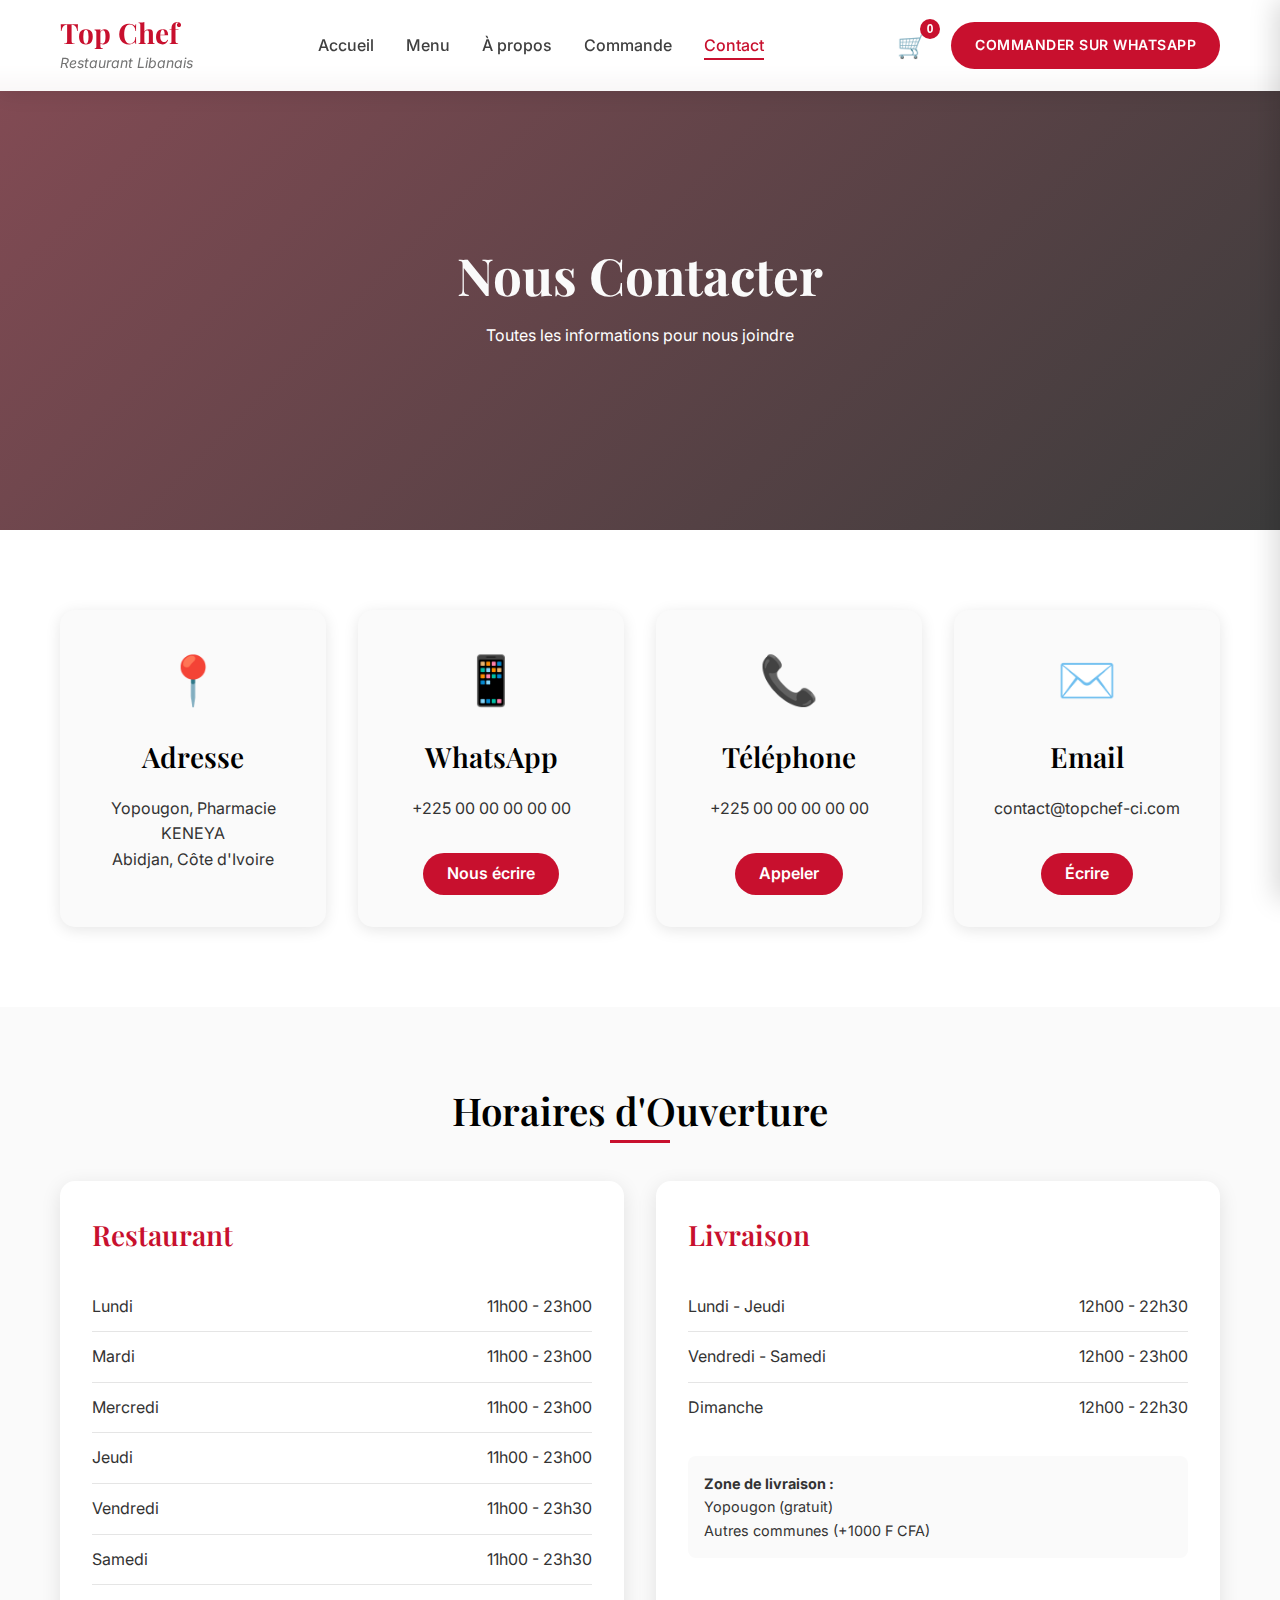
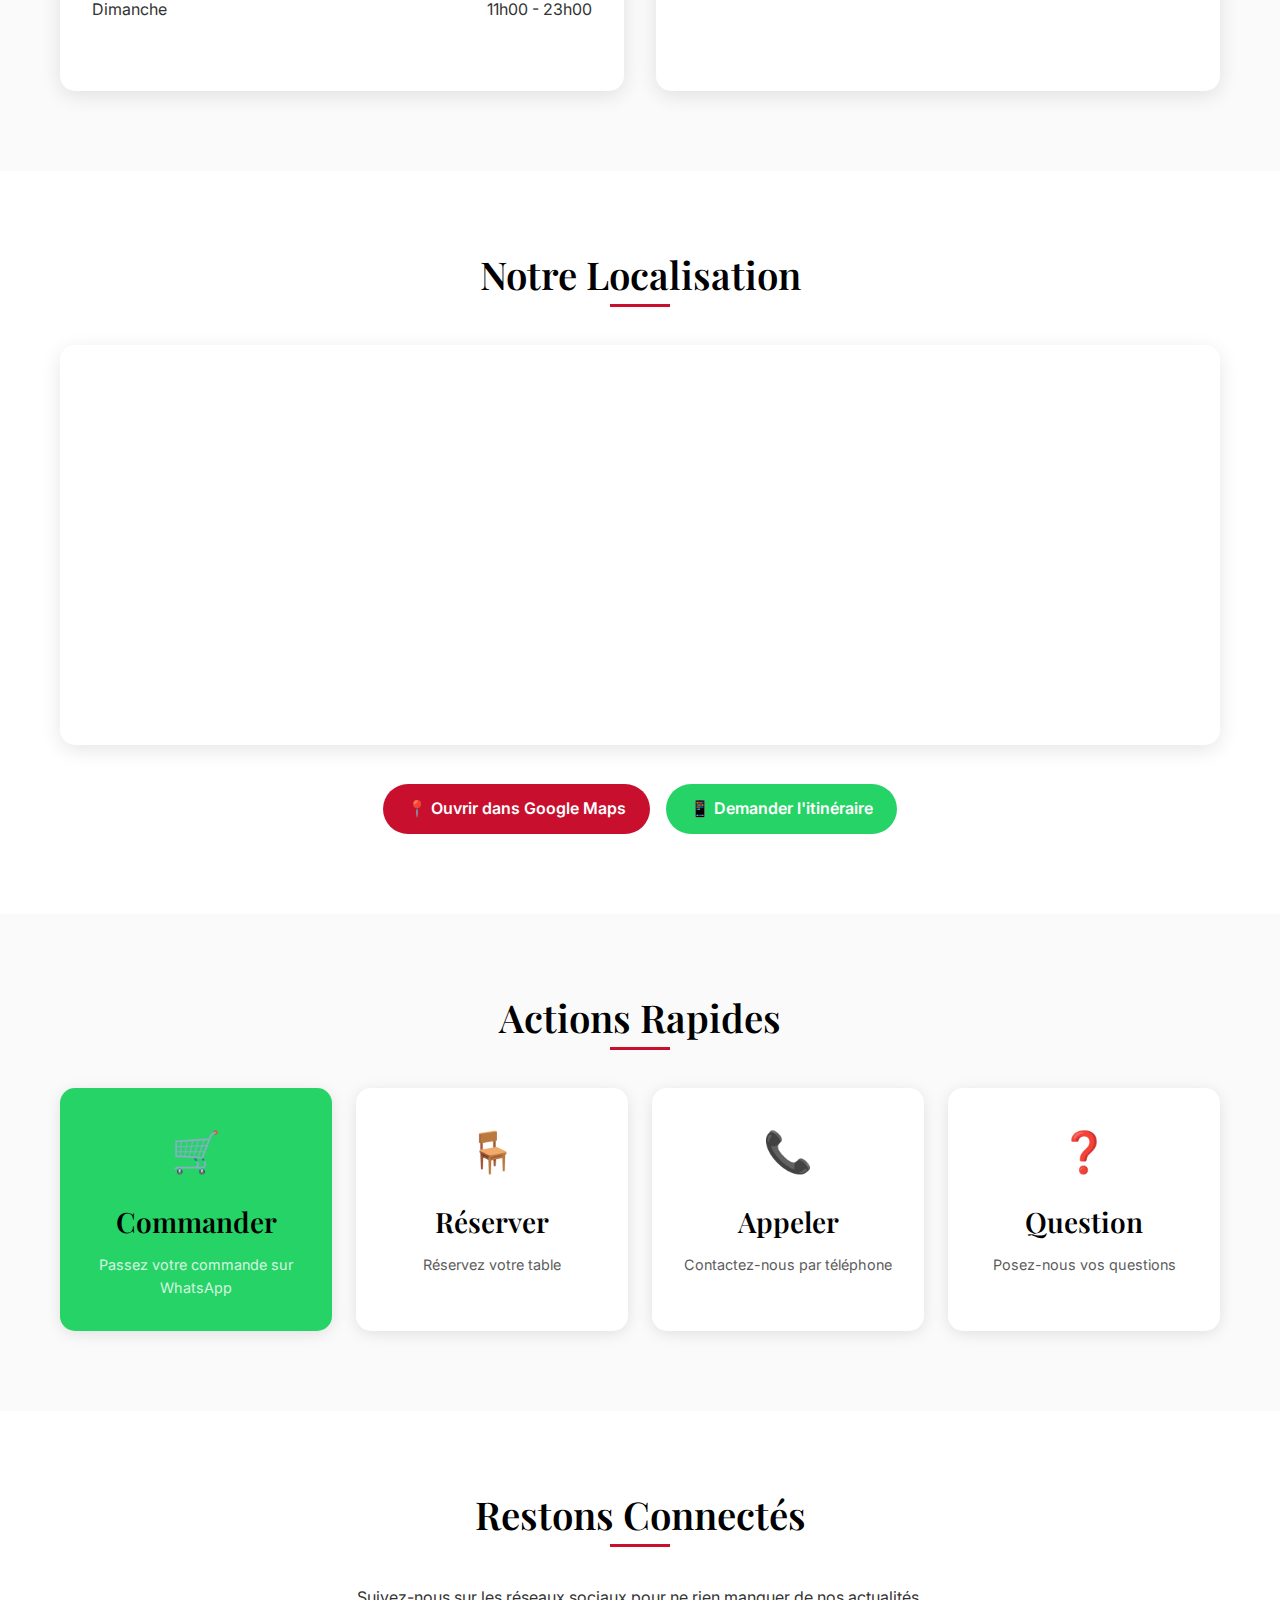
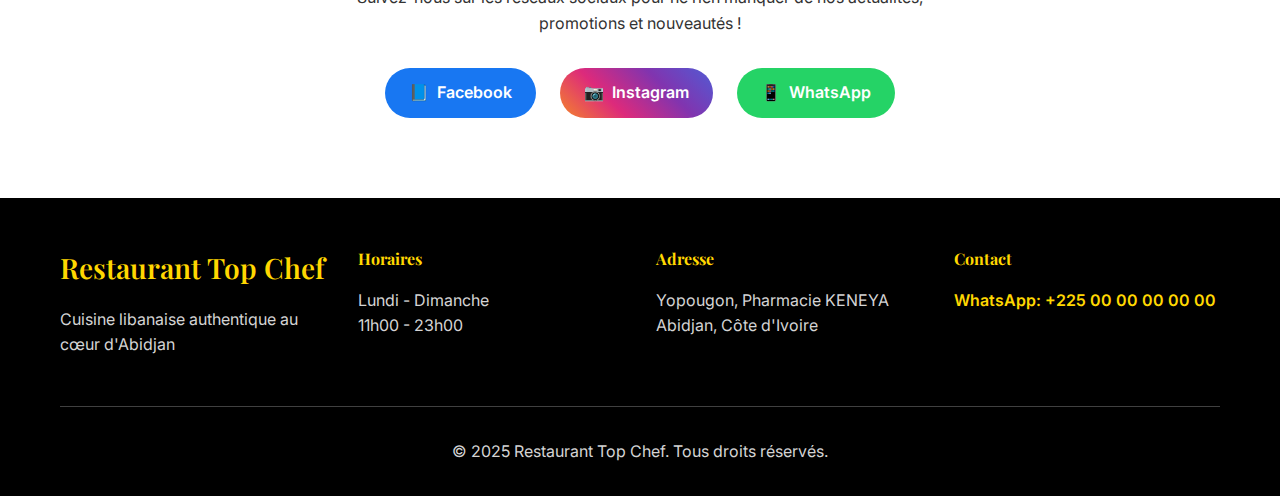
<file: contact.html>
<!DOCTYPE html>
<html lang="fr">
  <head>
    <meta charset="UTF-8" />
    <meta name="viewport" content="width=device-width, initial-scale=1.0" />
    <title>Contact - Restaurant Top Chef</title>
    <link rel="preconnect" href="https://fonts.googleapis.com" />
    <link rel="preconnect" href="https://fonts.gstatic.com" crossorigin />
    <link
      href="https://fonts.googleapis.com/css2?family=Playfair+Display:wght@400;600;700&family=Inter:wght@300;400;500;600&display=swap"
      rel="stylesheet"
    />
    <link rel="stylesheet" href="style.css" />
  </head>
  <body>
    <!-- Header -->
    <header class="header">
      <nav class="navbar">
        <div class="nav-container">
          <div class="nav-logo">
            <a href="index.html" style="text-decoration: none; color: inherit">
              <h1>Top Chef</h1>
              <span>Restaurant Libanais</span>
            </a>
          </div>

          <ul class="nav-menu">
            <li><a href="index.html" class="nav-link">Accueil</a></li>
            <li><a href="menu.html" class="nav-link">Menu</a></li>
            <li><a href="about.html" class="nav-link">À propos</a></li>
            <li><a href="order.html" class="nav-link">Commande</a></li>
            <li><a href="contact.html" class="nav-link active">Contact</a></li>
          </ul>

          <div class="nav-actions">
            <button class="cart-btn" onclick="toggleCart()">
              <span class="cart-icon">🛒</span>
              <span class="cart-count" id="cartCount">0</span>
            </button>
            <a href="https://wa.me/2250000000000" class="whatsapp-btn">
              Commander sur WhatsApp
            </a>
          </div>

          <div class="hamburger">
            <span></span>
            <span></span>
            <span></span>
          </div>
        </div>
      </nav>
    </header>

    <!-- Contact Hero -->
    <section class="page-hero">
      <div class="hero-overlay"></div>
      <div class="hero-content">
        <h1>Nous Contacter</h1>
        <p>Toutes les informations pour nous joindre</p>
      </div>
    </section>

    <!-- Contact Info -->
    <section class="contact-info">
      <div class="container">
        <div class="contact-grid">
          <div class="contact-card">
            <div class="contact-icon">📍</div>
            <h3>Adresse</h3>
            <p>Yopougon, Pharmacie KENEYA<br />Abidjan, Côte d'Ivoire</p>
          </div>

          <div class="contact-card">
            <div class="contact-icon">📱</div>
            <h3>WhatsApp</h3>
            <p>+225 00 00 00 00 00</p>
            <a href="https://wa.me/2250000000000" class="contact-btn"
              >Nous écrire</a
            >
          </div>

          <div class="contact-card">
            <div class="contact-icon">📞</div>
            <h3>Téléphone</h3>
            <p>+225 00 00 00 00 00</p>
            <a href="tel:+2250000000000" class="contact-btn">Appeler</a>
          </div>

          <div class="contact-card">
            <div class="contact-icon">✉️</div>
            <h3>Email</h3>
            <p>contact@topchef-ci.com</p>
            <a href="mailto:contact@topchef-ci.com" class="contact-btn"
              >Écrire</a
            >
          </div>
        </div>
      </div>
    </section>

    <!-- Hours -->
    <section class="hours-section">
      <div class="container">
        <h2 class="section-title">Horaires d'Ouverture</h2>
        <div class="hours-grid">
          <div class="hours-card">
            <h3>Restaurant</h3>
            <div class="hours-list">
              <div class="hour-item">
                <span class="day">Lundi</span>
                <span class="time">11h00 - 23h00</span>
              </div>
              <div class="hour-item">
                <span class="day">Mardi</span>
                <span class="time">11h00 - 23h00</span>
              </div>
              <div class="hour-item">
                <span class="day">Mercredi</span>
                <span class="time">11h00 - 23h00</span>
              </div>
              <div class="hour-item">
                <span class="day">Jeudi</span>
                <span class="time">11h00 - 23h00</span>
              </div>
              <div class="hour-item">
                <span class="day">Vendredi</span>
                <span class="time">11h00 - 23h30</span>
              </div>
              <div class="hour-item">
                <span class="day">Samedi</span>
                <span class="time">11h00 - 23h30</span>
              </div>
              <div class="hour-item">
                <span class="day">Dimanche</span>
                <span class="time">11h00 - 23h00</span>
              </div>
            </div>
          </div>

          <div class="hours-card">
            <h3>Livraison</h3>
            <div class="hours-list">
              <div class="hour-item">
                <span class="day">Lundi - Jeudi</span>
                <span class="time">12h00 - 22h30</span>
              </div>
              <div class="hour-item">
                <span class="day">Vendredi - Samedi</span>
                <span class="time">12h00 - 23h00</span>
              </div>
              <div class="hour-item">
                <span class="day">Dimanche</span>
                <span class="time">12h00 - 22h30</span>
              </div>
            </div>
            <p class="delivery-info">
              <strong>Zone de livraison :</strong><br />
              Yopougon (gratuit)<br />
              Autres communes (+1000 F CFA)
            </p>
          </div>
        </div>
      </div>
    </section>

    <!-- Map Section -->
    <section class="map-section">
      <div class="container">
        <h2 class="section-title">Notre Localisation</h2>
        <div class="map-container">
          <iframe
            src="https://www.google.com/maps/embed?pb=!1m18!1m12!1m3!1d3972.3!2d-4.0282!3d5.3364!2m3!1f0!2f0!3f0!3m2!1i1024!2i768!4f13.1!3m3!1m2!1s0x0%3A0x0!2zNcKwMjAnMDcuMCJOIDTCsDAxJzQxLjUiVw!5e0!3m2!1sfr!2sci!4v1620000000000!5m2!1sfr!2sci"
            width="100%"
            height="400"
            style="border: 0"
            allowfullscreen=""
            loading="lazy"
          >
          </iframe>
        </div>
        <div class="map-actions">
          <a
            href="https://maps.google.com/?q=Yopougon+Pharmacie+KENEYA+Abidjan"
            target="_blank"
            class="map-btn"
          >
            📍 Ouvrir dans Google Maps
          </a>
          <a
            href="https://wa.me/2250000000000?text=Bonjour%2C%20j%27aimerais%20des%20indications%20pour%20me%20rendre%20au%20restaurant"
            class="map-btn whatsapp"
          >
            📱 Demander l'itinéraire
          </a>
        </div>
      </div>
    </section>

    <!-- Quick Actions -->
    <section class="quick-actions">
      <div class="container">
        <h2 class="section-title">Actions Rapides</h2>
        <div class="actions-grid">
          <a
            href="https://wa.me/2250000000000?text=Bonjour%2C%20je%20souhaite%20passer%20une%20commande"
            class="action-card whatsapp"
          >
            <div class="action-icon">🛒</div>
            <h3>Commander</h3>
            <p>Passez votre commande sur WhatsApp</p>
          </a>

          <a
            href="https://wa.me/2250000000000?text=Bonjour%2C%20j%27aimerais%20réserver%20une%20table"
            class="action-card"
          >
            <div class="action-icon">🪑</div>
            <h3>Réserver</h3>
            <p>Réservez votre table</p>
          </a>

          <a href="tel:+2250000000000" class="action-card">
            <div class="action-icon">📞</div>
            <h3>Appeler</h3>
            <p>Contactez-nous par téléphone</p>
          </a>

          <a
            href="https://wa.me/2250000000000?text=Bonjour%2C%20j%27ai%20une%20question"
            class="action-card"
          >
            <div class="action-icon">❓</div>
            <h3>Question</h3>
            <p>Posez-nous vos questions</p>
          </a>
        </div>
      </div>
    </section>

    <!-- Social Media -->
    <section class="social-section">
      <div class="container">
        <h2 class="section-title">Restons Connectés</h2>
        <div class="social-content">
          <p>
            Suivez-nous sur les réseaux sociaux pour ne rien manquer de nos
            actualités, promotions et nouveautés !
          </p>
          <div class="social-links">
            <a href="#" class="social-link facebook">
              <span class="social-icon">📘</span>
              <span>Facebook</span>
            </a>
            <a href="#" class="social-link instagram">
              <span class="social-icon">📷</span>
              <span>Instagram</span>
            </a>
            <a href="https://wa.me/2250000000000" class="social-link whatsapp">
              <span class="social-icon">📱</span>
              <span>WhatsApp</span>
            </a>
          </div>
        </div>
      </div>
    </section>

    <!-- Footer -->
    <footer class="footer">
      <div class="container">
        <div class="footer-content">
          <div class="footer-section">
            <h3>Restaurant Top Chef</h3>
            <p>Cuisine libanaise authentique au cœur d'Abidjan</p>
          </div>

          <div class="footer-section">
            <h4>Horaires</h4>
            <p>Lundi - Dimanche<br />11h00 - 23h00</p>
          </div>

          <div class="footer-section">
            <h4>Adresse</h4>
            <p>Yopougon, Pharmacie KENEYA<br />Abidjan, Côte d'Ivoire</p>
          </div>

          <div class="footer-section">
            <h4>Contact</h4>
            <a href="https://wa.me/2250000000000" class="footer-whatsapp"
              >WhatsApp: +225 00 00 00 00 00</a
            >
          </div>
        </div>

        <div class="footer-bottom">
          <p>&copy; 2025 Restaurant Top Chef. Tous droits réservés.</p>
        </div>
      </div>
    </footer>

    <!-- Cart Sidebar -->
    <div id="cartSidebar" class="cart-sidebar">
      <div class="cart-header">
        <h3>Mon Panier</h3>
        <button class="close-cart" onclick="toggleCart()">&times;</button>
      </div>
      <div class="cart-items" id="cartItems">
        <p class="empty-cart">Votre panier est vide</p>
      </div>
      <div class="cart-footer">
        <div class="cart-total">
          <strong>Total: <span id="cartTotal">0 F CFA</span></strong>
        </div>
        <button class="checkout-btn" onclick="orderOnWhatsApp()">
          Commander sur WhatsApp
        </button>
      </div>
    </div>

    <div class="cart-overlay" id="cartOverlay" onclick="toggleCart()"></div>

    <script src="script.js"></script>
  </body>
</html>
</file>
<file: style.css>
/* Reset and Base Styles */
* {
    margin: 0;
    padding: 0;
    box-sizing: border-box;
}

html {
    scroll-behavior: smooth;
}

body {
    font-family: 'Inter', sans-serif;
    line-height: 1.6;
    color: #333;
    background-color: #fafafa;
}

.container {
    max-width: 1200px;
    margin: 0 auto;
    padding: 0 20px;
}

/* Typography */
h1, h2, h3, h4, h5, h6 {
    font-family: 'Playfair Display', serif;
    margin-bottom: 1rem;
    color: #000;
}

h1 {
    font-size: clamp(2rem, 4vw, 3.5rem);
    font-weight: 700;
    line-height: 1.2;
}

h2 {
    font-size: clamp(1.75rem, 3vw, 2.5rem);
    font-weight: 600;
    line-height: 1.2;
}

h3 {
    font-size: clamp(1.25rem, 2.5vw, 1.75rem);
    font-weight: 600;
}

p {
    line-height: 1.6;
    margin-bottom: 1rem;
}

/* Color Palette */
:root {
    --primary-red: #C8102E;
    --primary-black: #000000;
    --primary-gold: #FFD700;
    --light-bg: #FAFAFA;
    --white: #ffffff;
    --gray-100: #f5f5f5;
    --gray-200: #e5e5e5;
    --gray-300: #d4d4d4;
    --gray-500: #737373;
    --gray-700: #404040;
    --shadow: rgba(0, 0, 0, 0.1);
    --shadow-lg: rgba(0, 0, 0, 0.15);
}

/* Header & Navigation */
.header {
    position: fixed;
    top: 0;
    left: 0;
    right: 0;
    background: rgba(255, 255, 255, 0.95);
    backdrop-filter: blur(10px);
    box-shadow: 0 2px 20px var(--shadow);
    z-index: 1000;
    transition: all 0.3s ease;
}

.navbar {
    padding: 1rem 0;
}

.nav-container {
    display: flex;
    justify-content: space-between;
    align-items: center;
    max-width: 1200px;
    margin: 0 auto;
    padding: 0 20px;
}

.nav-logo h1 {
    font-family: 'Playfair Display', serif;
    font-size: 1.75rem;
    color: var(--primary-red);
    margin: 0;
}

.nav-logo span {
    font-size: 0.875rem;
    color: var(--gray-500);
    font-style: italic;
}

.nav-menu {
    display: flex;
    list-style: none;
    gap: 2rem;
}

.nav-link {
    text-decoration: none;
    color: var(--gray-700);
    font-weight: 500;
    transition: color 0.3s ease;
    position: relative;
}

.nav-link:hover,
.nav-link.active {
    color: var(--primary-red);
}

.nav-link.active::after {
    content: '';
    position: absolute;
    bottom: -5px;
    left: 0;
    right: 0;
    height: 2px;
    background: var(--primary-red);
}

.nav-actions {
    display: flex;
    align-items: center;
    gap: 1rem;
}

.cart-btn {
    background: none;
    border: none;
    position: relative;
    cursor: pointer;
    padding: 0.5rem;
    border-radius: 50%;
    transition: all 0.3s ease;
}

.cart-btn:hover {
    background: var(--gray-100);
}

.cart-icon {
    font-size: 1.5rem;
}

.cart-count {
    position: absolute;
    top: -5px;
    right: -5px;
    background: var(--primary-red);
    color: white;
    border-radius: 50%;
    width: 20px;
    height: 20px;
    display: flex;
    align-items: center;
    justify-content: center;
    font-size: 0.75rem;
    font-weight: bold;
}

.whatsapp-btn {
    background: var(--primary-red);
    color: white;
    padding: 0.75rem 1.5rem;
    border-radius: 50px;
    text-decoration: none;
    font-weight: 600;
    transition: all 0.3s ease;
    text-transform: uppercase;
    font-size: 0.875rem;
    letter-spacing: 0.5px;
}

.whatsapp-btn:hover {
    background: #a00e26;
    transform: translateY(-2px);
    box-shadow: 0 5px 15px rgba(200, 16, 46, 0.3);
}

.hamburger {
    display: none;
    flex-direction: column;
    cursor: pointer;
    gap: 3px;
}

.hamburger span {
    width: 25px;
    height: 3px;
    background: var(--gray-700);
    transition: all 0.3s ease;
}

/* Hero Section */
.hero {
    height: 100vh;
    background: linear-gradient(rgba(0, 0, 0, 0.5), rgba(0, 0, 0, 0.5)),
                url('https://images.pexels.com/photos/3184192/pexels-photo-3184192.jpeg?auto=compress&cs=tinysrgb&w=1920') center/cover;
    display: flex;
    align-items: center;
    justify-content: center;
    text-align: center;
    color: white;
    position: relative;
}

.hero-overlay {
    position: absolute;
    top: 0;
    left: 0;
    right: 0;
    bottom: 0;
    background: linear-gradient(135deg, rgba(200, 16, 46, 0.3), rgba(0, 0, 0, 0.4));
}

.hero-content {
    position: relative;
    z-index: 2;
    max-width: 800px;
    padding: 2rem;
}

.hero-title {
    color: white;
    margin-bottom: 1.5rem;
    text-shadow: 2px 2px 4px rgba(0, 0, 0, 0.5);
}

.hero-subtitle {
    font-size: 1.25rem;
    margin-bottom: 2rem;
    opacity: 0.9;
    max-width: 600px;
    margin-left: auto;
    margin-right: auto;
}

.cta-btn {
    display: inline-block;
    background: var(--primary-gold);
    color: var(--primary-black);
    padding: 1rem 2rem;
    border-radius: 50px;
    text-decoration: none;
    font-weight: 700;
    font-size: 1.1rem;
    text-transform: uppercase;
    letter-spacing: 1px;
    transition: all 0.3s ease;
    border: 3px solid var(--primary-gold);
}

.cta-btn:hover {
    background: transparent;
    color: var(--primary-gold);
    transform: translateY(-3px);
    box-shadow: 0 10px 25px rgba(255, 215, 0, 0.3);
}

/* Page Hero (for other pages) */
.page-hero {
    height: 50vh;
    background: linear-gradient(rgba(0, 0, 0, 0.6), rgba(0, 0, 0, 0.6)),
                url('https://images.pexels.com/photos/1581384/pexels-photo-1581384.jpeg?auto=compress&cs=tinysrgb&w=1920') center/cover;
    display: flex;
    align-items: center;
    justify-content: center;
    text-align: center;
    color: white;
    margin-top: 80px;
}

/* Sections */
.section-title {
    text-align: center;
    margin-bottom: 3rem;
    position: relative;
}

.section-title::after {
    content: '';
    position: absolute;
    bottom: -10px;
    left: 50%;
    transform: translateX(-50%);
    width: 60px;
    height: 3px;
    background: var(--primary-red);
}

/* Specialties Section */
.specialties {
    padding: 5rem 0;
    background: white;
}

.specialties-grid {
    display: grid;
    grid-template-columns: repeat(auto-fit, minmax(300px, 1fr));
    gap: 2rem;
}

.specialty-card {
    background: white;
    border-radius: 15px;
    overflow: hidden;
    box-shadow: 0 5px 25px var(--shadow);
    transition: all 0.3s ease;
    border: 1px solid var(--gray-200);
}

.specialty-card:hover {
    transform: translateY(-10px);
    box-shadow: 0 15px 40px var(--shadow-lg);
}

.specialty-card img {
    width: 100%;
    height: 250px;
    object-fit: cover;
}

.card-content {
    padding: 1.5rem;
}

.card-content h3 {
    color: var(--primary-red);
    margin-bottom: 0.5rem;
}

.card-content p {
    color: var(--gray-500);
    margin-bottom: 1rem;
    line-height: 1.5;
}

.price {
    font-size: 1.5rem;
    font-weight: 700;
    color: var(--primary-gold);
    margin-bottom: 1rem;
}

.add-to-cart-btn {
    width: 100%;
    background: var(--primary-red);
    color: white;
    border: none;
    padding: 0.75rem 1rem;
    border-radius: 8px;
    font-weight: 600;
    cursor: pointer;
    transition: all 0.3s ease;
    text-transform: uppercase;
    letter-spacing: 0.5px;
}

.add-to-cart-btn:hover {
    background: #a00e26;
    transform: translateY(-2px);
}

/* Features Section */
.features {
    padding: 5rem 0;
    background: var(--light-bg);
}

.features-grid {
    display: grid;
    grid-template-columns: repeat(auto-fit, minmax(250px, 1fr));
    gap: 2rem;
}

.feature-item {
    text-align: center;
    padding: 2rem;
    background: white;
    border-radius: 15px;
    box-shadow: 0 5px 20px var(--shadow);
    transition: all 0.3s ease;
}

.feature-item:hover {
    transform: translateY(-5px);
    box-shadow: 0 10px 30px var(--shadow-lg);
}

.feature-icon {
    font-size: 3rem;
    margin-bottom: 1rem;
}

.feature-item h3 {
    color: var(--primary-red);
    margin-bottom: 0.5rem;
}

.feature-item p {
    color: var(--gray-500);
}

/* Menu Page Styles */
.menu-nav {
    background: white;
    padding: 1rem 0;
    border-bottom: 1px solid var(--gray-200);
    position: sticky;
    top: 80px;
    z-index: 100;
}

.menu-nav-items {
    display: flex;
    justify-content: center;
    gap: 2rem;
    flex-wrap: wrap;
}

.menu-nav-link {
    text-decoration: none;
    color: var(--gray-700);
    font-weight: 500;
    padding: 0.5rem 1rem;
    border-radius: 25px;
    transition: all 0.3s ease;
}

.menu-nav-link:hover {
    background: var(--primary-red);
    color: white;
}

.page-hero h1{
    color: var(--light-bg);
}

.best-offers {
    padding: 3rem 0;
    background: linear-gradient(135deg, var(--primary-red), #a00e26);
    color: white;
    text-align: center;
}

.offer-card {
    background: rgba(255, 255, 255, 0.1);
    backdrop-filter: blur(10px);
    border-radius: 15px;
    padding: 2rem;
    max-width: 500px;
    margin: 0 auto;
}

.offer-price {
    display: flex;
    justify-content: center;
    align-items: center;
    gap: 1rem;
    margin: 1rem 0;
}

.old-price {
    text-decoration: line-through;
    opacity: 0.7;
    font-size: 1.2rem;
}

.new-price {
    font-size: 2rem;
    font-weight: 700;
    color: var(--primary-gold);
}

.menu-content {
    padding: 3rem 0;
}

.menu-category {
    margin-bottom: 4rem;
}

.category-title {
    color: var(--primary-red);
    margin-bottom: 2rem;
    padding-bottom: 0.5rem;
    border-bottom: 2px solid var(--primary-gold);
}

.menu-items {
    display: grid;
    gap: 1.5rem;
}

.menu-item {
    display: flex;
    align-items: center;
    background: white;
    border-radius: 12px;
    padding: 1rem;
    box-shadow: 0 3px 15px var(--shadow);
    transition: all 0.3s ease;
}

.menu-item:hover {
    transform: translateY(-3px);
    box-shadow: 0 8px 25px var(--shadow-lg);
}

.menu-item.featured {
    border: 2px solid var(--primary-gold);
    background: linear-gradient(135deg, #fff9e6, white);
}

.menu-item img {
    width: 80px;
    height: 80px;
    object-fit: cover;
    border-radius: 8px;
    margin-right: 1rem;
}

.item-info {
    flex: 1;
}

.item-info h3 {
    color: var(--primary-red);
    margin-bottom: 0.25rem;
    font-size: 1.1rem;
}

.item-info p {
    color: var(--gray-500);
    font-size: 0.9rem;
    margin-bottom: 0.5rem;
}

.item-price {
    font-weight: 700;
    color: var(--primary-gold);
    font-size: 1.1rem;
}

.menu-item .add-to-cart-btn {
    width: auto;
    padding: 0.5rem 1rem;
    font-size: 1.2rem;
    border-radius: 50%;
    min-width: 40px;
    height: 40px;
}

/* About Page Styles */

.page-hero {
  display: flex;
  flex-direction: column;
  justify-content: center;
  min-height: 50vh; /* si tu veux une section plein écran */
  overflow: hidden;
  position: relative;
  z-index: 1;
}

.about-content {
    padding: 5rem 0;
}

.about-section {
    display: grid;
    grid-template-columns: 2fr 1fr;
    gap: 3rem;
    align-items: center;
    margin-bottom: 5rem;
}

.about-text h2 {
    color: var(--primary-red);
    margin-bottom: 1.5rem;
}

.about-text p {
    color: var(--gray-700);
    margin-bottom: 1.5rem;
    line-height: 1.8;
}

.about-image img {
    width: 100%;
    border-radius: 15px;
    box-shadow: 0 10px 30px var(--shadow-lg);
}

.values-section {
    padding: 5rem 0;
    background: var(--light-bg);
    margin: 5rem -20px;
}

.values-grid {
    display: grid;
    grid-template-columns: repeat(auto-fit, minmax(250px, 1fr));
    gap: 2rem;
}

.value-item {
    text-align: center;
    padding: 2rem;
    background: white;
    border-radius: 15px;
    box-shadow: 0 5px 20px var(--shadow);
}

.value-icon {
    font-size: 3rem;
    margin-bottom: 1rem;
}

.team-section {
    margin-top: 5rem;
}

.team-grid {
    display: grid;
    grid-template-columns: repeat(auto-fit, minmax(250px, 1fr));
    gap: 2rem;
}

.team-member {
    text-align: center;
    background: white;
    padding: 2rem;
    border-radius: 15px;
    box-shadow: 0 5px 20px var(--shadow);
}

.team-member img {
    width: 100px;
    height: 100px;
    border-radius: 50%;
    object-fit: cover;
    margin-bottom: 1rem;
}

.location-section {
    padding: 5rem 0;
    background: var(--light-bg);
}

.location-content {
    display: grid;
    grid-template-columns: 1fr 1fr;
    gap: 3rem;
    align-items: start;
}

.location-info h3 {
    color: var(--primary-red);
    margin-bottom: 1rem;
}

.hours {
    margin-bottom: 2rem;
}

.hour-row {
    display: flex;
    justify-content: space-between;
    padding: 0.5rem 0;
    border-bottom: 1px solid var(--gray-200);
}

.location-actions {
    display: flex;
    flex-direction: column;
    gap: 1rem;
}

.secondary-btn {
    display: inline-block;
    background: transparent;
    color: var(--primary-red);
    border: 2px solid var(--primary-red);
    padding: 0.75rem 1.5rem;
    border-radius: 50px;
    text-decoration: none;
    font-weight: 600;
    text-align: center;
    transition: all 0.3s ease;
}

.secondary-btn:hover {
    background: var(--primary-red);
    color: white;
}

.location-map iframe {
    border-radius: 15px;
    box-shadow: 0 5px 20px var(--shadow);
}

/* Order Page Styles */
.order-methods {
    padding: 5rem 0;
    background: white;
}

.methods-grid {
    display: grid;
    grid-template-columns: repeat(auto-fit, minmax(300px, 1fr));
    gap: 2rem;
}

.method-card {
    text-align: center;
    padding: 2rem;
    background: var(--light-bg);
    border-radius: 15px;
    border: 2px solid transparent;
    transition: all 0.3s ease;
}

.method-card:hover {
    border-color: var(--primary-red);
    background: white;
    box-shadow: 0 10px 30px var(--shadow-lg);
}

.method-icon {
    font-size: 4rem;
    margin-bottom: 1rem;
}

.method-btn {
    display: inline-block;
    background: var(--primary-red);
    color: white;
    padding: 0.75rem 1.5rem;
    border-radius: 25px;
    text-decoration: none;
    font-weight: 600;
    margin-top: 1rem;
    transition: all 0.3s ease;
}

.method-btn:hover {
    background: #a00e26;
    transform: translateY(-2px);
}

.method-btn.whatsapp {
    background: #25D366;
}

.method-btn.whatsapp:hover {
    background: #20B558;
}

.order-form-section {
    padding: 5rem 0;
    background: var(--light-bg);
}

.form-container {
    display: grid;
    grid-template-columns: 2fr 1fr;
    gap: 3rem;
    max-width: 1000px;
    margin: 0 auto;
}

.order-form {
    background: white;
    padding: 2rem;
    border-radius: 15px;
    box-shadow: 0 5px 20px var(--shadow);
}

.form-group {
    margin-bottom: 1.5rem;
}

.form-group label {
    display: block;
    margin-bottom: 0.5rem;
    font-weight: 600;
    color: var(--gray-700);
}

.form-group input,
.form-group select,
.form-group textarea {
    width: 100%;
    padding: 0.75rem;
    border: 2px solid var(--gray-200);
    border-radius: 8px;
    font-size: 1rem;
    transition: all 0.3s ease;
}

.form-group input:focus,
.form-group select:focus,
.form-group textarea:focus {
    outline: none;
    border-color: var(--primary-red);
    box-shadow: 0 0 0 3px rgba(200, 16, 46, 0.1);
}

.dishes-selection {
    max-height: 400px;
    overflow-y: auto;
    border: 2px solid var(--gray-200);
    border-radius: 8px;
    padding: 1rem;
}

.dish-category {
    margin-bottom: 1.5rem;
}

.dish-category h4 {
    color: var(--primary-red);
    margin-bottom: 1rem;
    padding-bottom: 0.5rem;
    border-bottom: 1px solid var(--gray-200);
}

.dish-item {
    display: flex;
    align-items: center;
    gap: 0.5rem;
    margin-bottom: 1rem;
    padding: 0.5rem;
    border-radius: 8px;
    transition: all 0.3s ease;
}

.dish-item:hover {
    background: var(--gray-100);
}

.dish-item input[type="checkbox"] {
    width: auto;
}

.dish-item label {
    flex: 1;
    margin: 0;
    cursor: pointer;
}

.quantity-input {
    width: 60px !important;
    padding: 0.25rem !important;
    text-align: center;
}

.submit-btn {
    width: 100%;
    background: var(--primary-red);
    color: white;
    border: none;
    padding: 1rem 2rem;
    border-radius: 50px;
    font-size: 1.1rem;
    font-weight: 700;
    cursor: pointer;
    transition: all 0.3s ease;
    display: flex;
    align-items: center;
    justify-content: center;
    gap: 0.5rem;
    text-transform: uppercase;
    letter-spacing: 1px;
}

.submit-btn:hover {
    background: #a00e26;
    transform: translateY(-3px);
    box-shadow: 0 10px 25px rgba(200, 16, 46, 0.3);
}

.order-info {
    display: flex;
    flex-direction: column;
    gap: 1.5rem;
}

.info-card {
    background: white;
    padding: 1.5rem;
    border-radius: 12px;
    box-shadow: 0 3px 15px var(--shadow);
}

.info-card h3 {
    color: var(--primary-red);
    margin-bottom: 0.5rem;
    font-size: 1.1rem;
}

.info-card p {
    color: var(--gray-600);
    font-size: 0.9rem;
    margin: 0;
}

.qr-section {
    padding: 5rem 0;
    background: white;
}

.qr-content {
    display: flex;
    align-items: center;
    justify-content: center;
    gap: 3rem;
    max-width: 600px;
    margin: 0 auto;
    text-align: center;
}

.qr-code img {
    border-radius: 15px;
    box-shadow: 0 5px 20px var(--shadow);
}

/* Contact Page Styles */
.contact-info {
    padding: 5rem 0;
    background: white;
}

.contact-grid {
    display: grid;
    grid-template-columns: repeat(auto-fit, minmax(250px, 1fr));
    gap: 2rem;
}

.contact-card {
    text-align: center;
    padding: 2rem;
    background: var(--light-bg);
    border-radius: 15px;
    box-shadow: 0 3px 15px var(--shadow);
    transition: all 0.3s ease;
}

.contact-card:hover {
    transform: translateY(-5px);
    background: white;
    box-shadow: 0 10px 30px var(--shadow-lg);
}

.contact-icon {
    font-size: 3rem;
    margin-bottom: 1rem;
}

.contact-btn {
    display: inline-block;
    background: var(--primary-red);
    color: white;
    padding: 0.5rem 1.5rem;
    border-radius: 25px;
    text-decoration: none;
    font-weight: 600;
    margin-top: 1rem;
    transition: all 0.3s ease;
}

.contact-btn:hover {
    background: #a00e26;
    transform: translateY(-2px);
}

.hours-section {
    padding: 5rem 0;
    background: var(--light-bg);
}

.hours-grid {
    display: grid;
    grid-template-columns: repeat(auto-fit, minmax(300px, 1fr));
    gap: 2rem;
}

.hours-card {
    background: white;
    padding: 2rem;
    border-radius: 15px;
    box-shadow: 0 5px 20px var(--shadow);
}

.hours-card h3 {
    color: var(--primary-red);
    margin-bottom: 1.5rem;
}

.hours-list {
    margin-bottom: 1.5rem;
}

.hour-item {
    display: flex;
    justify-content: space-between;
    padding: 0.75rem 0;
    border-bottom: 1px solid var(--gray-200);
}

.hour-item:last-child {
    border-bottom: none;
}

.delivery-info {
    background: var(--light-bg);
    padding: 1rem;
    border-radius: 8px;
    font-size: 0.9rem;
    color: var(--gray-600);
}

.map-section {
    padding: 5rem 0;
    background: white;
}

.map-container {
    margin-bottom: 2rem;
}

.map-container iframe {
    border-radius: 15px;
    box-shadow: 0 5px 20px var(--shadow);
}

.map-actions {
    display: flex;
    justify-content: center;
    gap: 1rem;
    flex-wrap: wrap;
}

.map-btn {
    display: inline-block;
    padding: 0.75rem 1.5rem;
    border-radius: 25px;
    text-decoration: none;
    font-weight: 600;
    transition: all 0.3s ease;
}

.map-btn:not(.whatsapp) {
    background: var(--primary-red);
    color: white;
}

.map-btn.whatsapp {
    background: #25D366;
    color: white;
}

.map-btn:hover {
    transform: translateY(-2px);
    box-shadow: 0 5px 15px rgba(0, 0, 0, 0.2);
}

.quick-actions {
    padding: 5rem 0;
    background: var(--light-bg);
}

.actions-grid {
    display: grid;
    grid-template-columns: repeat(auto-fit, minmax(200px, 1fr));
    gap: 1.5rem;
}

.action-card {
    display: block;
    text-decoration: none;
    color: inherit;
    background: white;
    padding: 2rem;
    border-radius: 15px;
    text-align: center;
    box-shadow: 0 3px 15px var(--shadow);
    transition: all 0.3s ease;
}

.action-card:hover {
    transform: translateY(-5px);
    box-shadow: 0 10px 30px var(--shadow-lg);
}

.action-card.whatsapp {
    background: #25D366;
    color: white;
}

.action-icon {
    font-size: 2.5rem;
    margin-bottom: 1rem;
}

.action-card h3 {
    margin-bottom: 0.5rem;
}

.action-card p {
    margin: 0;
    font-size: 0.9rem;
    opacity: 0.8;
}

.social-section {
    padding: 5rem 0;
    background: white;
    text-align: center;
}

.social-content p {
    max-width: 600px;
    margin: 0 auto 2rem;
    color: var(--gray-600);
}

.social-links {
    display: flex;
    justify-content: center;
    gap: 1.5rem;
    flex-wrap: wrap;
}

.social-link {
    display: flex;
    align-items: center;
    gap: 0.5rem;
    padding: 0.75rem 1.5rem;
    border-radius: 25px;
    text-decoration: none;
    font-weight: 600;
    transition: all 0.3s ease;
}

.social-link.facebook {
    background: #1877F2;
    color: white;
}

.social-link.instagram {
    background: linear-gradient(45deg, #F58529, #DD2A7B, #8134AF, #515BD4);
    color: white;
}

.social-link.whatsapp {
    background: #25D366;
    color: white;
}

.social-link:hover {
    transform: translateY(-3px);
    box-shadow: 0 5px 15px rgba(0, 0, 0, 0.2);
}

/* Cart Sidebar */
.cart-sidebar {
    position: fixed;
    top: 0;
    right: -400px;
    width: 400px;
    height: 100vh;
    background: white;
    box-shadow: -5px 0 25px var(--shadow-lg);
    z-index: 2000;
    transition: all 0.3s ease;
    display: flex;
    flex-direction: column;
}

.cart-sidebar.open {
    right: 0;
}

.cart-header {
    padding: 1.5rem;
    border-bottom: 1px solid var(--gray-200);
    display: flex;
    justify-content: space-between;
    align-items: center;
}

.cart-header h3 {
    margin: 0;
    color: var(--primary-red);
}

.close-cart {
    background: none;
    border: none;
    font-size: 2rem;
    cursor: pointer;
    color: var(--gray-500);
    transition: color 0.3s ease;
}

.close-cart:hover {
    color: var(--primary-red);
}

.cart-items {
    flex: 1;
    overflow-y: auto;
    padding: 1rem;
}

.empty-cart {
    text-align: center;
    color: var(--gray-500);
    padding: 2rem;
    font-style: italic;
}

.cart-item {
    display: flex;
    align-items: center;
    gap: 1rem;
    padding: 1rem;
    border-bottom: 1px solid var(--gray-200);
    margin-bottom: 1rem;
}

.cart-item-image {
    width: 60px;
    height: 60px;
    object-fit: cover;
    border-radius: 8px;
}

.cart-item-info {
    flex: 1;
}

.cart-item-name {
    font-weight: 600;
    color: var(--primary-red);
    margin-bottom: 0.25rem;
}

.cart-item-price {
    color: var(--primary-gold);
    font-weight: 700;
}

.cart-item-controls {
    display: flex;
    align-items: center;
    gap: 0.5rem;
    margin-top: 0.5rem;
}

.quantity-btn {
    background: var(--gray-200);
    border: none;
    width: 30px;
    height: 30px;
    border-radius: 50%;
    cursor: pointer;
    display: flex;
    align-items: center;
    justify-content: center;
    font-weight: bold;
    transition: all 0.3s ease;
}

.quantity-btn:hover {
    background: var(--primary-red);
    color: white;
}

.cart-item-quantity {
    min-width: 30px;
    text-align: center;
    font-weight: 600;
}

.remove-item {
    background: none;
    border: none;
    color: var(--primary-red);
    cursor: pointer;
    font-size: 1.2rem;
    padding: 0.25rem;
    margin-left: 0.5rem;
    transition: all 0.3s ease;
}

.remove-item:hover {
    color: #a00e26;
    transform: scale(1.1);
}

.cart-footer {
    padding: 1.5rem;
    border-top: 1px solid var(--gray-200);
    background: var(--light-bg);
}

.cart-total {
    margin-bottom: 1rem;
    text-align: center;
    font-size: 1.2rem;
}

.checkout-btn {
    width: 100%;
    background: var(--primary-red);
    color: white;
    border: none;
    padding: 1rem;
    border-radius: 50px;
    font-weight: 700;
    cursor: pointer;
    transition: all 0.3s ease;
    text-transform: uppercase;
    letter-spacing: 1px;
}

.checkout-btn:hover {
    background: #a00e26;
    transform: translateY(-2px);
}

.cart-overlay {
    position: fixed;
    top: 0;
    left: 0;
    right: 0;
    bottom: 0;
    background: rgba(0, 0, 0, 0.5);
    z-index: 1500;
    opacity: 0;
    visibility: hidden;
    transition: all 0.3s ease;
}

.cart-overlay.open {
    opacity: 1;
    visibility: visible;
}

/* Footer */
.footer {
    background: var(--primary-black);
    color: white;
    padding: 3rem 0 1rem;
}

.footer-content {
    display: grid;
    grid-template-columns: repeat(auto-fit, minmax(250px, 1fr));
    gap: 2rem;
    margin-bottom: 2rem;
}

.footer-section h3,
.footer-section h4 {
    color: var(--primary-gold);
    margin-bottom: 1rem;
}

.footer-section p {
    color: var(--gray-300);
    line-height: 1.6;
}

.footer-whatsapp {
    color: var(--primary-gold);
    text-decoration: none;
    font-weight: 600;
    transition: color 0.3s ease;
}

.footer-whatsapp:hover {
    color: white;
}

.footer-bottom {
    text-align: center;
    padding-top: 2rem;
    border-top: 1px solid var(--gray-700);
    color: var(--gray-300);
}

/* Animations */
@keyframes fadeInUp {
    from {
        opacity: 0;
        transform: translateY(30px);
    }
    to {
        opacity: 1;
        transform: translateY(0);
    }
}

.fade-in-up {
    animation: fadeInUp 0.6s ease-out;
}

/* AOS animations */
[data-aos] {
    opacity: 0;
    transition-property: opacity, transform;
    transition-duration: 0.6s;
    transition-timing-function: ease-out;
}

[data-aos].aos-animate {
    opacity: 1;
    transform: translateY(0);
}

[data-aos="fade-up"] {
    transform: translateY(30px);
}

/* Responsive Design */
@media (max-width: 768px) {
    .nav-menu,
    .nav-actions .whatsapp-btn {
        display: none;
    }
    
    .hamburger {
        display: flex;
    }
    
    .nav-actions {
        gap: 0.5rem;
    }
    
    .hero {
        height: 70vh;
        padding: 0 1rem;
    }
    
    .hero-title {
        font-size: 2rem;
    }
    
    .hero-subtitle {
        font-size: 1rem;
    }
    
    .specialties-grid,
    .features-grid,
    .methods-grid,
    .contact-grid,
    .actions-grid {
        grid-template-columns: 1fr;
    }
    
    .about-section,
    .location-content,
    .form-container {
        grid-template-columns: 1fr;
        gap: 2rem;
    }
    
    .menu-nav-items {
        flex-direction: column;
        align-items: center;
        gap: 0.5rem;
    }
    
    .menu-item {
        flex-direction: column;
        text-align: center;
    }
    
    .menu-item img {
        margin-right: 0;
        margin-bottom: 1rem;
        width: 100%;
        height: 200px;
    }
    
    .cart-sidebar {
        width: 100vw;
        right: -100vw;
    }
    
    .qr-content {
        flex-direction: column;
        gap: 2rem;
    }
    
    .footer-content {
        grid-template-columns: 1fr;
        text-align: center;
    }
    
    .hours-grid {
        grid-template-columns: 1fr;
    }
    
    .map-actions {
        flex-direction: column;
        align-items: stretch;
    }
    
    .social-links {
        flex-direction: column;
        align-items: stretch;
        max-width: 250px;
        margin: 0 auto;
    }
    
    .nav-menu.active {
        display: flex !important;
        flex-direction: column;
        position: absolute;
        top: 100%;
        left: 0;
        width: 100vw;
        background: #fff;
        z-index: 1000;
        box-shadow: 0 4px 16px rgba(0,0,0,0.08);
        padding: 1.5rem 0;
        gap: 1.5rem;
        align-items: flex-start;
    }
    .hamburger.active span:nth-child(1) {
        transform: rotate(45deg) translate(5px, 5px);
    }
    .hamburger.active span:nth-child(2) {
        opacity: 0;
    }
    .hamburger.active span:nth-child(3) {
        transform: rotate(-45deg) translate(5px, -5px);
    }
}

@media (max-width: 480px) {
    .container {
        padding: 0 15px;
    }
    
    .hero-content {
        padding: 1rem;
    }
    
    .section-title {
        font-size: 1.5rem;
    }
    
    .specialty-card,
    .feature-item,
    .method-card,
    .contact-card {
        margin-bottom: 1rem;
    }
    
    .cta-btn,
    .whatsapp-btn,
    .method-btn {
        padding: 0.75rem 1.25rem;
        font-size: 0.9rem;
    }
    
    .nav-logo h1 {
        font-size: 1.5rem;
    }
}

/* Print Styles */
@media print {
    .header,
    .cart-sidebar,
    .cart-overlay,
    .whatsapp-btn,
    .add-to-cart-btn,
    .method-btn,
    .contact-btn,
    .checkout-btn {
        display: none !important;
    }
    
    .hero {
        height: auto;
        padding: 2rem 0;
    }
    
    body {
        font-size: 12pt;
        line-height: 1.4;
    }
    
    .page-hero {
        margin-top: 0;
    }
}
</file>
